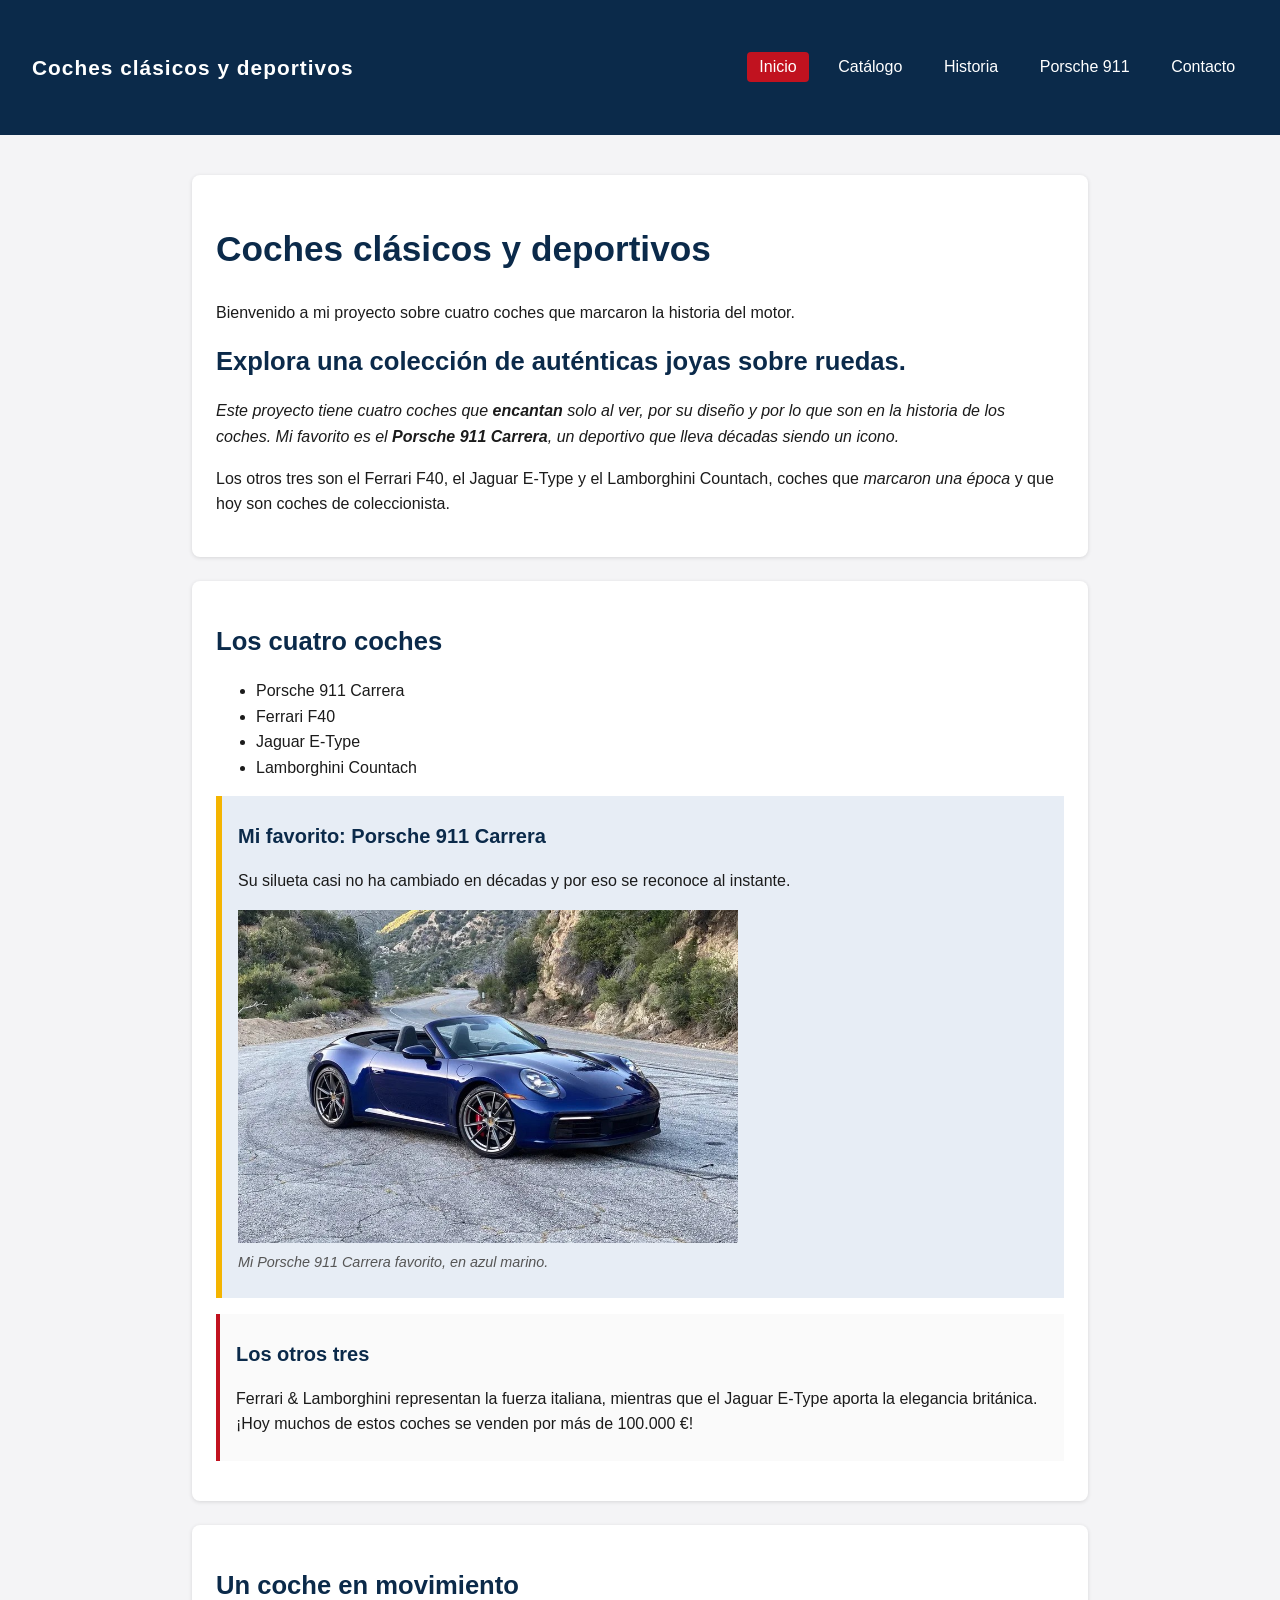
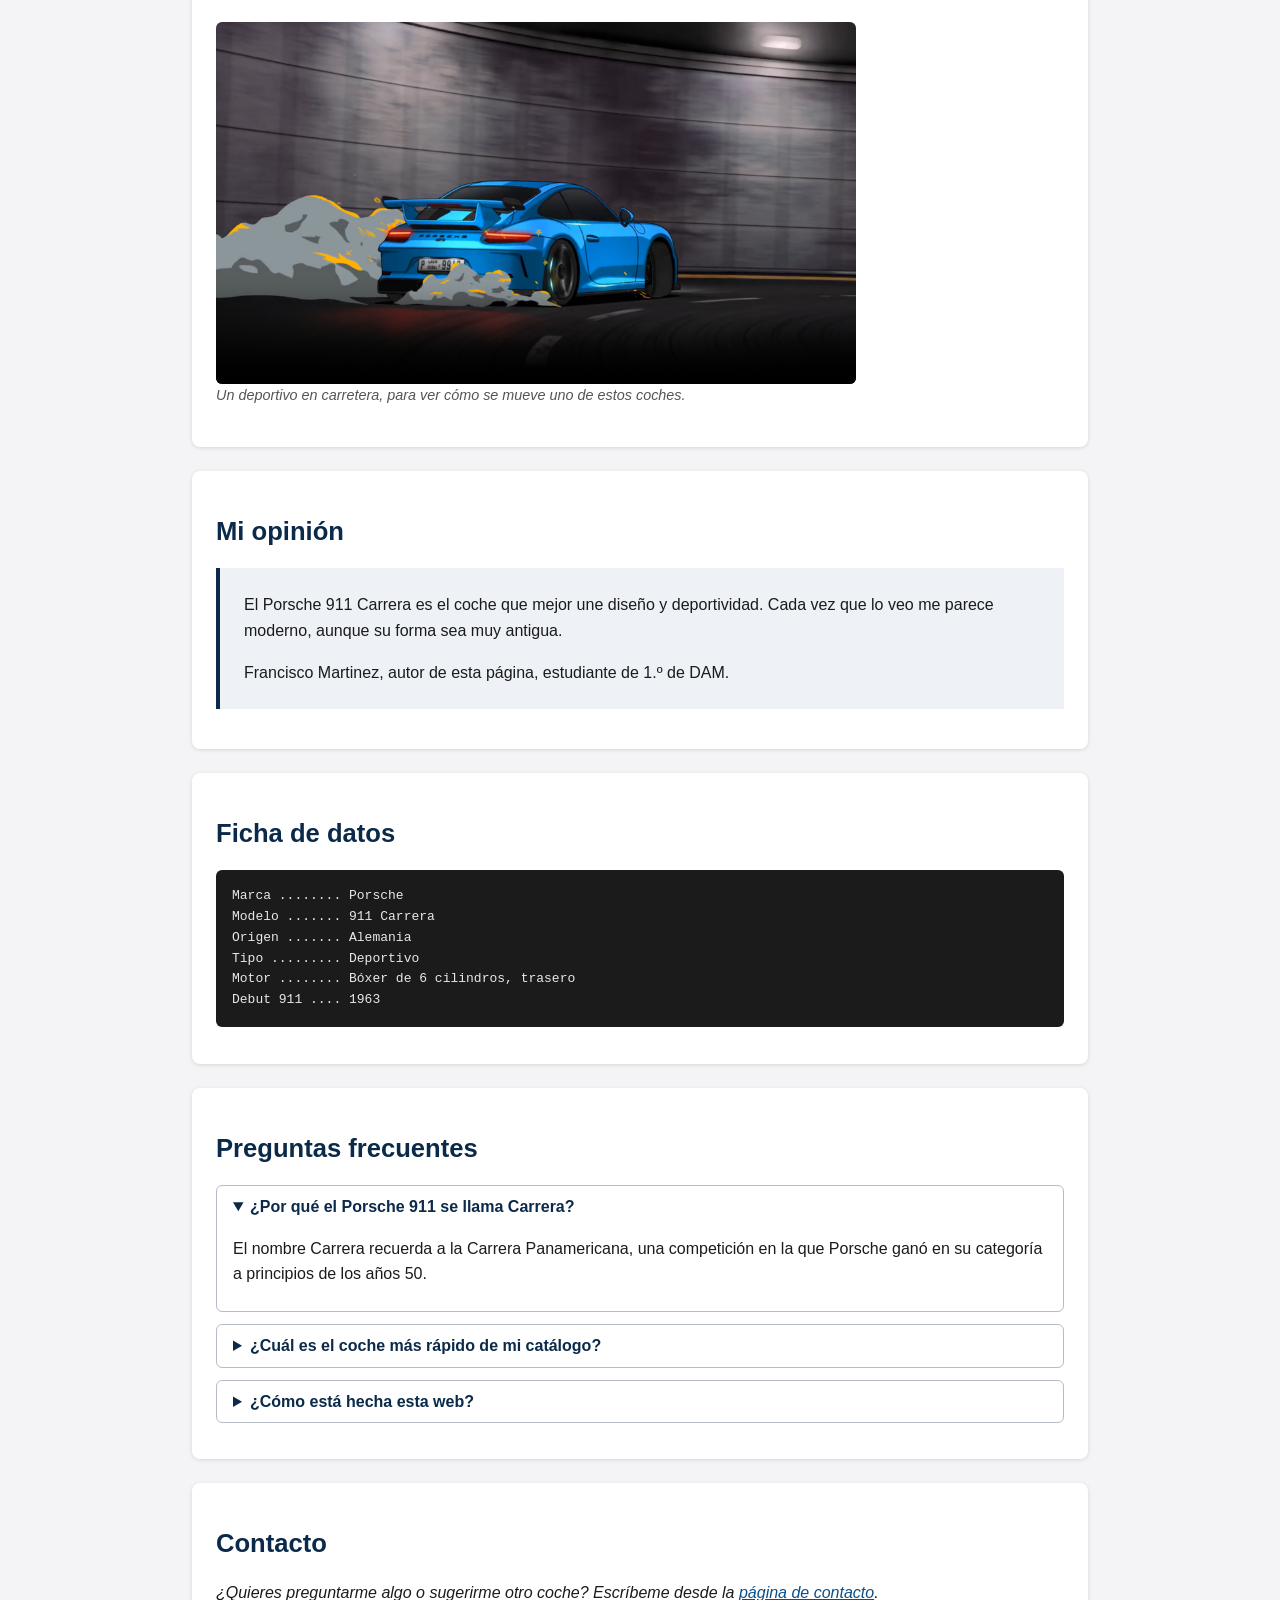
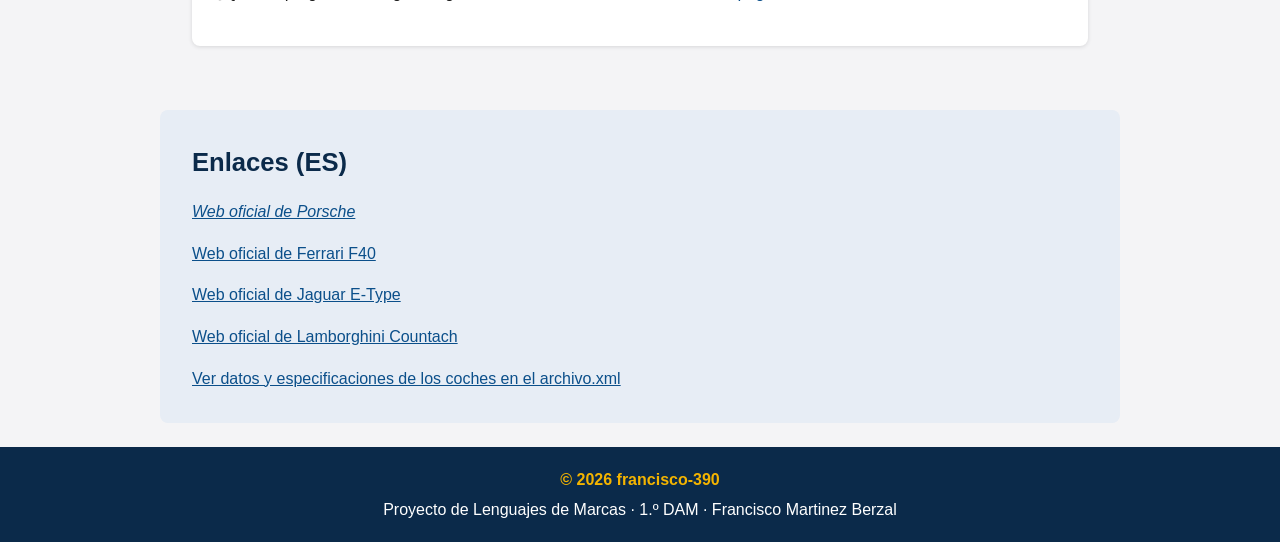
<file: proyecto/index.html>
<!DOCTYPE html>
<html lang="es">

<head>
  <meta charset="UTF-8">
  <meta name="viewport" content="width=device-width, initial-scale=1.0">
  <title>Inicio | Coches clásicos y deportivos</title>
  <meta name="description"
    content="Un recorrido por los coches clásicos y deportivos más icónicos de la historia. Descubre su diseño, especificaciones y las leyendas que marcaron una época.">
  <meta name="keywords" content="coches, clásicos, deportivos, Porsche, Ferrari, Jaguar, Lamborghini">
  <meta name="author" content="francisco-390">
  <link rel="stylesheet" href="css/estilos.css">
</head>
<!-- francisco-390 | 24/11/2026 -->

<body>
  <header>
    <p class="logo">Coches clásicos y deportivos</p>
    <nav>
      <ul>
        <li><a href="index.html" aria-current="page">Inicio</a></li>
        <li><a href="coches.html">Catálogo</a></li>
        <li><a href="historia.html">Historia</a></li>
        <li><a href="porsche-911.html">Porsche 911</a></li>
        <li><a href="contacto.html">Contacto</a></li>
      </ul>
    </nav>
  </header>

  <main>
    <!-- Presentación -->
    <section>
      <h1>Coches clásicos y deportivos</h1>
      <p>
        Bienvenido a mi proyecto sobre cuatro coches que marcaron la historia del motor.
      </p>
      <h2>Explora una colección de auténticas joyas sobre ruedas.</h2>
      <p>
        Este proyecto tiene cuatro coches que <strong>encantan</strong> solo al ver, por su diseño
        y por lo que son en la historia de los coches. Mi favorito es el
        <strong>Porsche 911 Carrera</strong>, un deportivo que lleva décadas siendo un icono.
      </p>
      <p>
        Los otros tres son el Ferrari F40, el Jaguar E-Type y el Lamborghini Countach,
        coches que <em>marcaron una época</em> y que hoy son coches de coleccionista.
      </p>
    </section>

    <!-- Los cuatro coches -->
    <section>
      <h2>Los cuatro coches</h2>
      <ul>
        <li>Porsche 911 Carrera</li>
        <li>Ferrari F40</li>
        <li>Jaguar E-Type</li>
        <li>Lamborghini Countach</li>
      </ul>

      <article class="destacado">
        <h3>Mi favorito: Porsche 911 Carrera</h3>
        <p>
          Su silueta casi no ha cambiado en décadas y por eso se reconoce al instante.
        </p>
        <figure>
          <img src="img/porsche-911.jpg" alt="Porsche 911 Carrera de color azul marino" width="500">
          <figcaption>Mi Porsche 911 Carrera favorito, en azul marino.</figcaption>
        </figure>
      </article>

      <article>
        <h3>Los otros tres</h3>
        <p>
          Ferrari &amp; Lamborghini representan la fuerza italiana, mientras que el Jaguar
          E-Type aporta la elegancia británica. &iexcl;Hoy muchos de estos coches se venden
          por más de 100.000 &euro;&#33;
        </p>
      </article>
    </section>

    <!-- Vídeo -->
    <section>
      <h2>Un coche en movimiento</h2>
      <figure>
        <video controls poster="img/poster-coches.jpg" width="640">
          <source src="media/coches-clasicos.mp4" type="video/mp4">
          <source src="media/coches-clasicos.webm" type="video/webm">
          <p>Tu navegador no puede reproducir este vídeo.</p>
        </video>
        <figcaption>Un deportivo en carretera, para ver cómo se mueve uno de estos coches.</figcaption>
      </figure>
    </section>

    <!-- Opinión -->
    <section>
      <h2>Mi opinión</h2>
      <blockquote>
        <p>
          El Porsche 911 Carrera es el coche que mejor une diseño y deportividad.
          Cada vez que lo veo me parece moderno, aunque su forma sea muy antigua.
        </p>
        <p>
          Francisco Martinez, autor de esta página, estudiante de 1.º de DAM.
        </p>
      </blockquote>
    </section>

    <!-- Ficha de datos -->
    <section>
      <h2>Ficha de datos</h2>
<pre>
Marca ........ Porsche
Modelo ....... 911 Carrera
Origen ....... Alemania
Tipo ......... Deportivo
Motor ........ Bóxer de 6 cilindros, trasero
Debut 911 .... 1963
</pre>
    </section>

    <!-- Preguntas frecuentes -->
    <section>
      <h2>Preguntas frecuentes</h2>
      <details open>
        <summary>¿Por qué el Porsche 911 se llama Carrera?</summary>
        <p>
          El nombre Carrera recuerda a la Carrera Panamericana, una competición en la que Porsche ganó
          en su categoría a principios de los años 50.
        </p>
      </details>
      <details>
        <summary>¿Cuál es el coche más rápido de mi catálogo?</summary>
        <p>
          El Ferrari F40, con 324 km/h y 478 CV según mi catálogo.
        </p>
      </details>
      <details>
        <summary>¿Cómo está hecha esta web?</summary>
        <p>
          Solo con HTML y CSS. Por ejemplo, la lista de coches usa las etiquetas &lt;ul&gt; y &lt;li&gt;,
          y cada coche del catálogo es un &lt;article&gt;.
        </p>
      </details>
    </section>

    <!-- Contacto -->
    <section>
      <h2>Contacto</h2>
      <p>
        ¿Quieres preguntarme algo o sugerirme otro coche? Escríbeme desde la
        <a href="contacto.html" title="Formulario de contacto">página de contacto</a>.
      </p>
    </section>

  </main>

  <!-- Contenido secundario: enlaces oficiales y datos -->
  <aside>
    <h2>Enlaces (ES)</h2>
    <p>
      <a href="https://www.porsche.com/spain/" title="Web oficial de Porsche en España">Web oficial de Porsche</a>
    </p>
    <p>
      <a href="https://www.ferrari.com/es-ES" title="Web oficial de Ferrari F40 en España">Web oficial de Ferrari
        F40</a>
    </p>
    <p>
      <a href="https://www.jaguar.com/es-es/index.html" title="Web oficial de Jaguar E-Type en España">Web oficial de
        Jaguar E-Type</a>
    </p>
    <p>
      <a href="https://www.lamborghini.com/es-en" title="Web oficial de Lamborghini Countach en España">Web oficial de
        Lamborghini Countach</a>
    </p>
    <p>
      <a href="datos.xml" title="Datos de los coches en XML">Ver datos y especificaciones de los coches en el
        archivo.xml</a>
    </p>
  </aside>

  <footer>
    <p id="firma-francisco-390">© 2026 francisco-390</p>
    <p>Proyecto de Lenguajes de Marcas · 1.º DAM · Francisco Martinez Berzal</p>
  </footer>
</body>

</html>
</file>
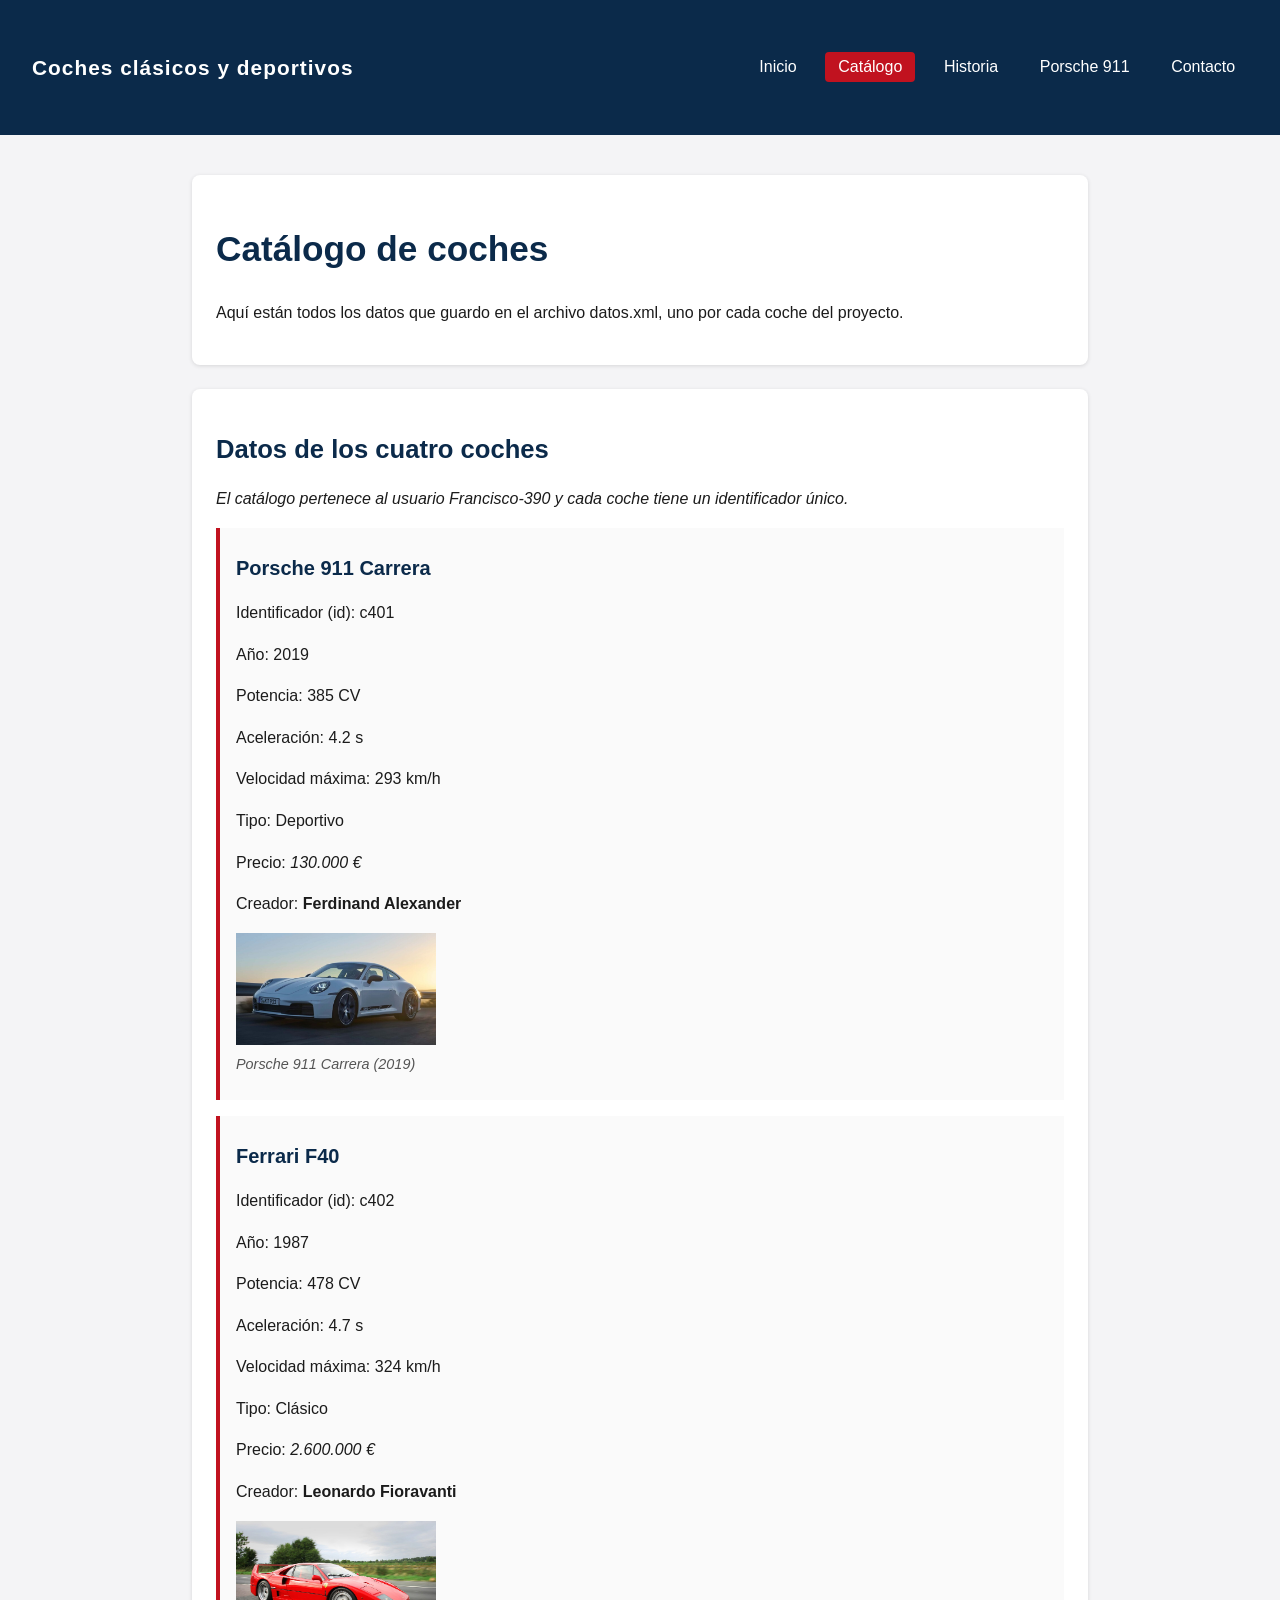
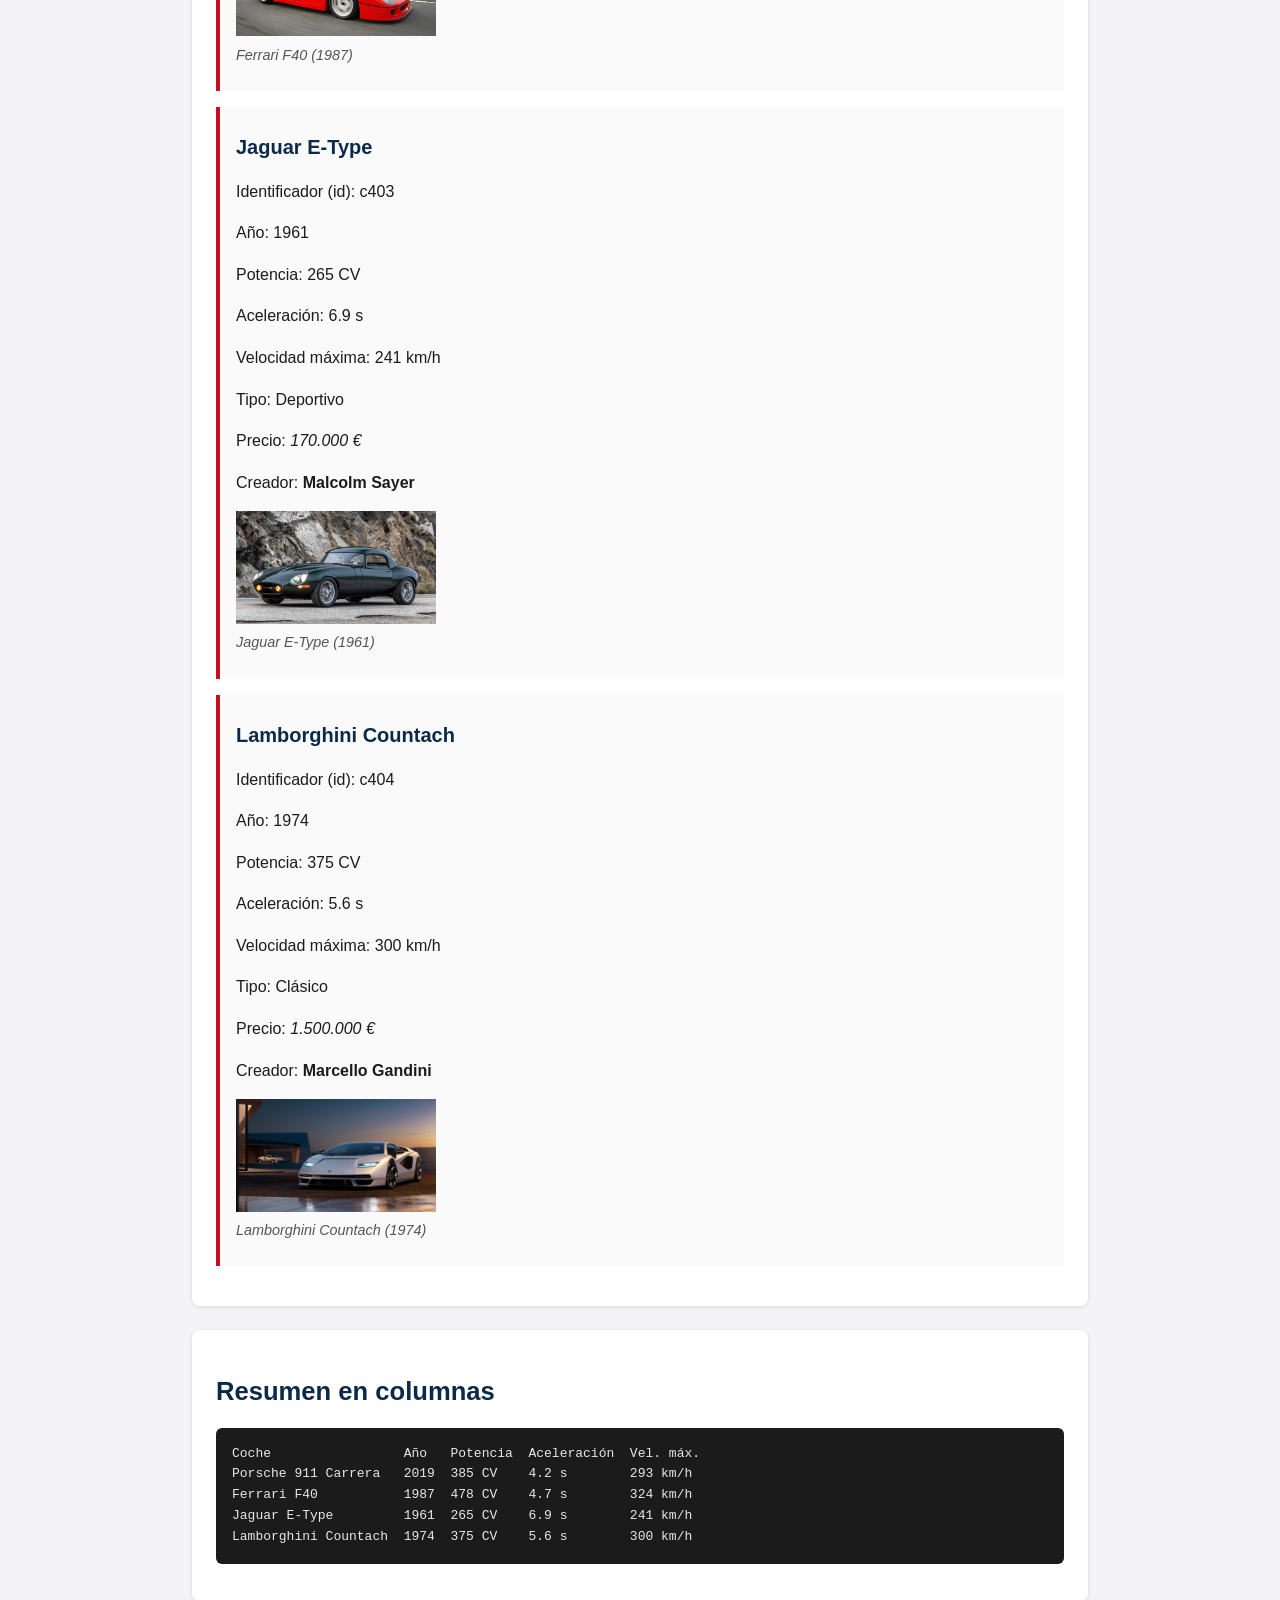
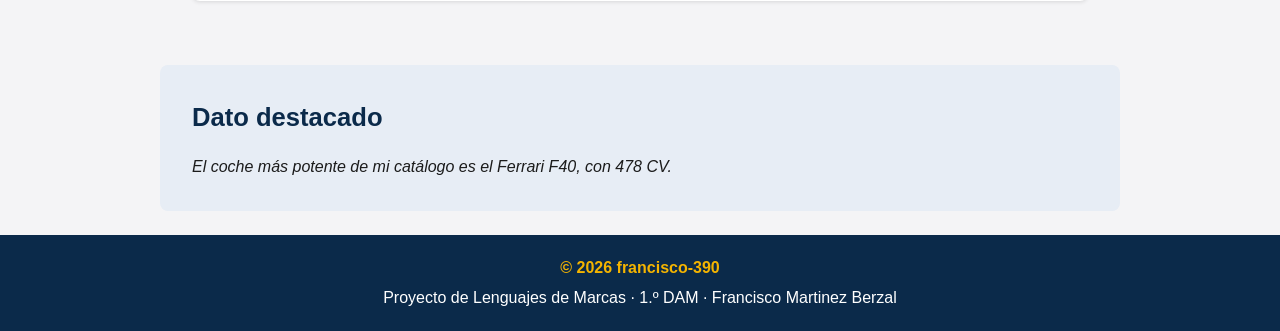
<file: proyecto/coches.html>
<!DOCTYPE html>
<html lang="es">

<head>
  <meta charset="UTF-8">
  <meta name="viewport" content="width=device-width, initial-scale=1.0">
  <title>Catálogo | Coches clásicos y deportivos</title>
  <meta name="description"
    content="Catálogo con todos los datos de los cuatro coches del proyecto: año, potencia, aceleración, velocidad máxima y tipo.">
  <meta name="keywords"
    content="catálogo, datos, potencia, aceleración, velocidad, Porsche, Ferrari, Jaguar, Lamborghini">
  <meta name="author" content="francisco-390">
  <link rel="stylesheet" href="css/estilos.css">
</head>
<!-- francisco-390 | 24/11/2026 -->

<body>
  <header>
    <p class="logo">Coches clásicos y deportivos</p>
    <nav>
      <ul>
        <li><a href="index.html">Inicio</a></li>
        <li><a href="coches.html" aria-current="page">Catálogo</a></li>
        <li><a href="historia.html">Historia</a></li>
        <li><a href="porsche-911.html">Porsche 911</a></li>
        <li><a href="contacto.html">Contacto</a></li>
      </ul>
    </nav>
  </header>

  <main>
    <!-- Presentación -->
    <section>
      <h1>Catálogo de coches</h1>
      <p>
        Aquí están todos los datos que guardo en el archivo datos.xml, uno por cada coche del proyecto.
      </p>
    </section>

    <!-- Un artículo por cada coche de datos.xml -->
    <section>
      <h2>Datos de los cuatro coches</h2>
      <p>
        El catálogo pertenece al usuario Francisco-390 y cada coche tiene un identificador único.
      </p>

      <!-- Porsche 911 Carrera -->
      <article>
        <h3>Porsche 911 Carrera</h3>
        <p>Identificador (id): c401</p>
        <p>Año: 2019</p>
        <p>Potencia: 385 CV</p>
        <p>Aceleración: 4.2 s</p>
        <p>Velocidad máxima: 293 km/h</p>
        <p>Tipo: Deportivo</p>
        <p>Precio: <em>130.000 €</em></p>
        <p>Creador: <strong>Ferdinand Alexander</strong></p>
        <figure>
          <img src="img/porsche.jpg" alt="Porsche 911 Carrera" width="200">
          <figcaption>Porsche 911 Carrera (2019)</figcaption>
        </figure>
      </article>

      <!-- Ferrari F40 -->
      <article>
        <h3>Ferrari F40</h3>
        <p>Identificador (id): c402</p>
        <p>Año: 1987</p>
        <p>Potencia: 478 CV</p>
        <p>Aceleración: 4.7 s</p>
        <p>Velocidad máxima: 324 km/h</p>
        <p>Tipo: Clásico</p>
        <p>Precio: <em>2.600.000 €</em></p>
        <p>Creador: <strong>Leonardo Fioravanti</strong></p>
        <figure>
          <img src="img/ferrari.jpg" alt="Ferrari F40" width="200">
          <figcaption>Ferrari F40 (1987)</figcaption>
        </figure>
      </article>

      <!-- Jaguar E-Type -->
      <article>
        <h3>Jaguar E-Type</h3>
        <p>Identificador (id): c403</p>
        <p>Año: 1961</p>
        <p>Potencia: 265 CV</p>
        <p>Aceleración: 6.9 s</p>
        <p>Velocidad máxima: 241 km/h</p>
        <p>Tipo: Deportivo</p>
        <p>Precio: <em>170.000 €</em></p>
        <p>Creador: <strong>Malcolm Sayer</strong></p>
        <figure>
          <img src="img/jaguar.jpg" alt="Jaguar E-Type" width="200">
          <figcaption>Jaguar E-Type (1961)</figcaption>
        </figure>
      </article>

      <!-- Lamborghini Countach -->
      <article>
        <h3>Lamborghini Countach</h3>
        <p>Identificador (id): c404</p>
        <p>Año: 1974</p>
        <p>Potencia: 375 CV</p>
        <p>Aceleración: 5.6 s</p>
        <p>Velocidad máxima: 300 km/h</p>
        <p>Tipo: Clásico</p>
        <p>Precio: <em>1.500.000 €</em></p>
        <p>Creador: <strong>Marcello Gandini</strong></p>
        <figure>
          <img src="img/lamborghini.jpg" alt="Lamborghini Countach" width="200">
          <figcaption>Lamborghini Countach (1974)</figcaption>
        </figure>
      </article>
    </section>

    <!-- Resumen en columnas -->
    <section>
      <h2>Resumen en columnas</h2>
<pre>
Coche                 Año   Potencia  Aceleración  Vel. máx.
Porsche 911 Carrera   2019  385 CV    4.2 s        293 km/h
Ferrari F40           1987  478 CV    4.7 s        324 km/h
Jaguar E-Type         1961  265 CV    6.9 s        241 km/h
Lamborghini Countach  1974  375 CV    5.6 s        300 km/h
</pre>
    </section>

  </main>

  <!-- Contenido secundario: dato destacado -->
  <aside>
    <h2>Dato destacado</h2>
    <p>
      El coche más potente de mi catálogo es el Ferrari F40, con 478 CV.
    </p>
  </aside>

  <footer>
    <p id="firma-francisco-390">© 2026 francisco-390</p>
    <p>Proyecto de Lenguajes de Marcas · 1.º DAM · Francisco Martinez Berzal</p>
  </footer>
</body>

</html>
</file>
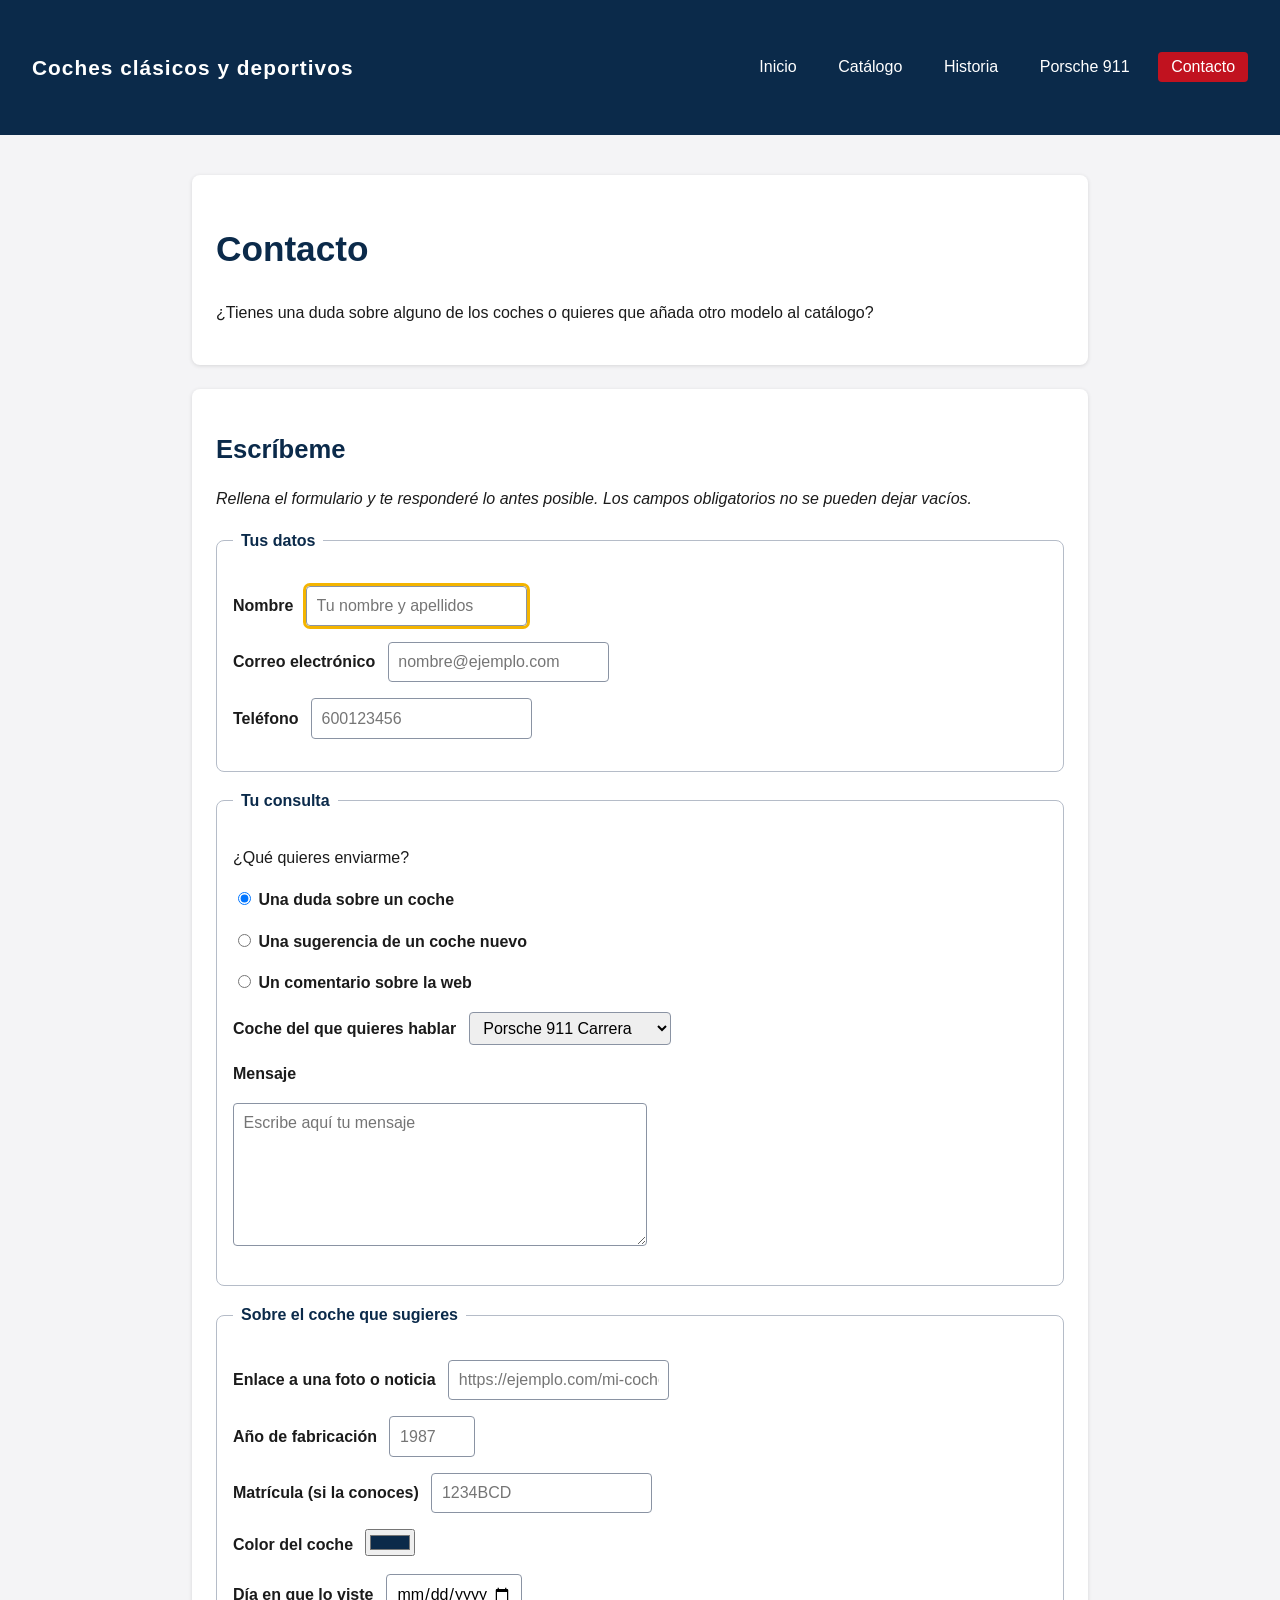
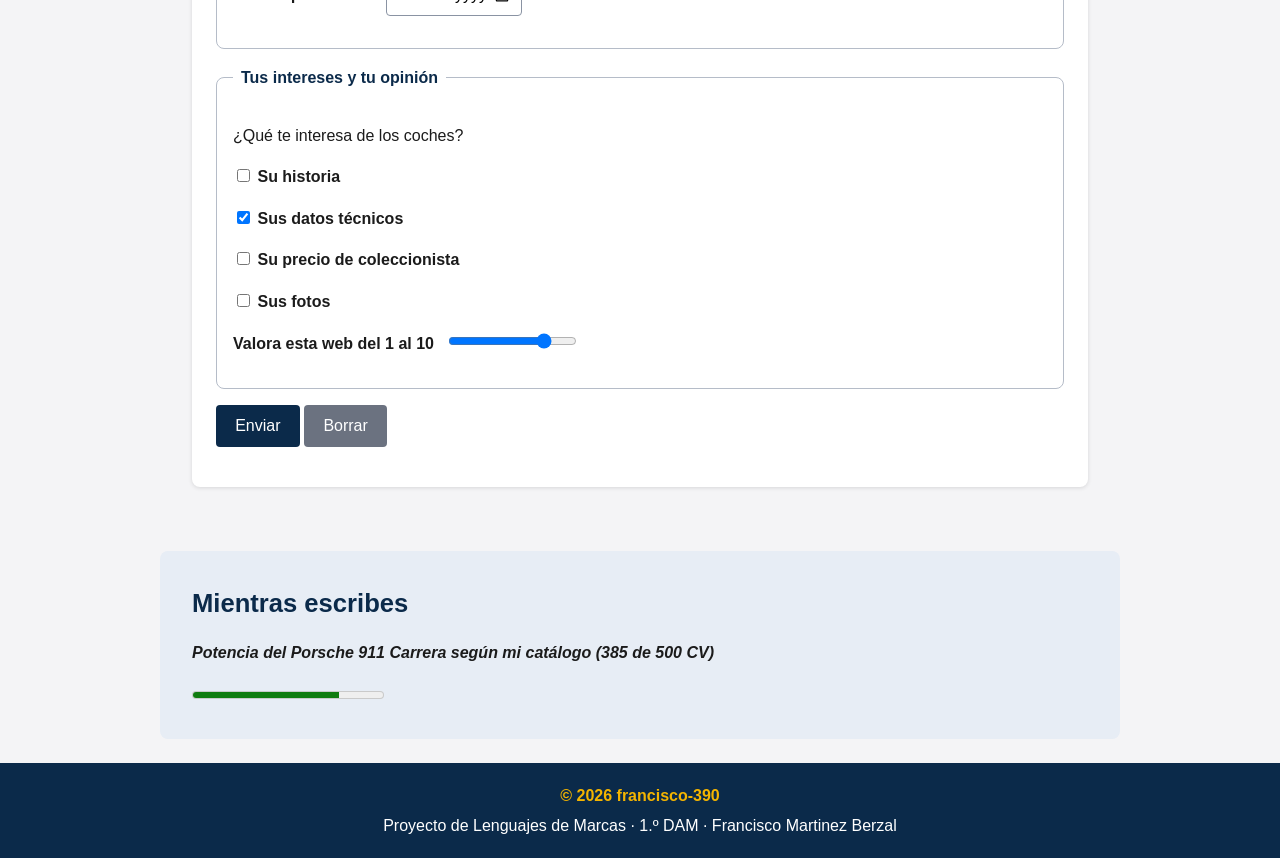
<file: proyecto/contacto.html>
<!DOCTYPE html>
<html lang="es">

<head>
    <meta charset="UTF-8">
    <meta name="viewport" content="width=device-width, initial-scale=1.0">
    <title>Contacto | Coches clásicos y deportivos</title>
    <meta name="description"
        content="Formulario de contacto para enviarme dudas sobre los coches clásicos y deportivos o sugerirme un modelo nuevo para el catálogo.">
    <meta name="keywords" content="contacto, formulario, dudas, sugerencias, Porsche, Ferrari, Jaguar, Lamborghini">
    <meta name="author" content="francisco-390">
    <link rel="stylesheet" href="css/estilos.css">
</head>
<!-- francisco-390 | 24/11/2026 -->

<body>
    <header>
        <p class="logo">Coches clásicos y deportivos</p>
        <nav>
            <ul>
                <li><a href="index.html">Inicio</a></li>
                <li><a href="coches.html">Catálogo</a></li>
                <li><a href="historia.html">Historia</a></li>
                <li><a href="porsche-911.html">Porsche 911</a></li>
                <li><a href="contacto.html" aria-current="page">Contacto</a></li>
            </ul>
        </nav>
    </header>

    <main>
        <!-- Presentación -->
        <section>
            <h1>Contacto</h1>
            <p>
                ¿Tienes una duda sobre alguno de los coches o quieres que añada otro modelo al catálogo?
            </p>
        </section>

        <!-- Formulario -->
        <section>
            <h2>Escríbeme</h2>
            <p>
                Rellena el formulario y te responderé lo antes posible. Los campos obligatorios no se pueden dejar
                vacíos.
            </p>
            <form action="#" method="post">
                <!-- Bloque 1: datos personales -->
                <fieldset>
                    <legend>Tus datos</legend>
                    <p>
                        <label for="nombre">Nombre</label>
                        <input type="text" id="nombre" name="nombre" placeholder="Tu nombre y apellidos" required
                            maxlength="40" autofocus>
                    </p>
                    <p>
                        <label for="correo">Correo electrónico</label>
                        <input type="email" id="correo" name="correo" placeholder="nombre@ejemplo.com" required>
                    </p>
                    <p>
                        <label for="tel">Teléfono</label>
                        <input type="tel" id="tel" name="tel" placeholder="600123456" pattern="[6-9][0-9]{8}"
                            title="9 dígitos que empiecen por 6, 7, 8 o 9, sin espacios" maxlength="9">
                    </p>
                </fieldset>

                <!-- Bloque 2: la consulta -->
                <fieldset>
                    <legend>Tu consulta</legend>
                    <p>¿Qué quieres enviarme?</p>
                    <p>
                        <input type="radio" id="tipo-duda" name="tipo" value="duda" checked>
                        <label for="tipo-duda">Una duda sobre un coche</label>
                    </p>
                    <p>
                        <input type="radio" id="tipo-sugerencia" name="tipo" value="sugerencia">
                        <label for="tipo-sugerencia">Una sugerencia de un coche nuevo</label>
                    </p>
                    <p>
                        <input type="radio" id="tipo-comentario" name="tipo" value="comentario">
                        <label for="tipo-comentario">Un comentario sobre la web</label>
                    </p>
                    <p>
                        <label for="coche">Coche del que quieres hablar</label>
                        <select id="coche" name="coche">
                            <option value="porsche-911" selected>Porsche 911 Carrera</option>
                            <option value="ferrari-f40">Ferrari F40</option>
                            <option value="jaguar-e-type">Jaguar E-Type</option>
                            <option value="lamborghini-countach">Lamborghini Countach</option>
                            <option value="otro">Otro coche</option>
                        </select>
                    </p>
                    <p>
                        <label for="mensaje">Mensaje</label>
                    </p>
                    <p>
                        <textarea id="mensaje" name="mensaje" rows="5" cols="40" minlength="10" required
                            placeholder="Escribe aquí tu mensaje"></textarea>
                    </p>
                </fieldset>

                <!-- Bloque 3: el coche que sugieres -->
                <fieldset>
                    <legend>Sobre el coche que sugieres</legend>
                    <p>
                        <label for="enlace">Enlace a una foto o noticia</label>
                        <input type="url" id="enlace" name="enlace" placeholder="https://ejemplo.com/mi-coche">
                    </p>
                    <p>
                        <label for="anio">Año de fabricación</label>
                        <input type="number" id="anio" name="anio" placeholder="1987" min="1900" max="2026" step="1">
                    </p>
                    <p>
                        <label for="matricula">Matrícula (si la conoces)</label>
                        <input type="text" id="matricula" name="matricula" placeholder="1234BCD" maxlength="7"
                            pattern="[0-9]{4}[BCDFGHJKLMNPRSTVWXYZ]{3}"
                            title="4 números y 3 consonantes en mayúsculas, por ejemplo 1234BCD">
                    </p>
                    <p>
                        <label for="color">Color del coche</label>
                        <input type="color" id="color" name="color" value="#0b2a4a">
                    </p>
                    <p>
                        <label for="fecha">Día en que lo viste</label>
                        <input type="date" id="fecha" name="fecha" min="1980-01-01" max="2026-12-31">
                    </p>
                </fieldset>

                <!-- Bloque 4: intereses y opinión -->
                <fieldset>
                    <legend>Tus intereses y tu opinión</legend>
                    <p>¿Qué te interesa de los coches?</p>
                    <p>
                        <input type="checkbox" id="int-historia" name="interes" value="historia">
                        <label for="int-historia">Su historia</label>
                    </p>
                    <p>
                        <input type="checkbox" id="int-datos" name="interes" value="datos-tecnicos" checked>
                        <label for="int-datos">Sus datos técnicos</label>
                    </p>
                    <p>
                        <input type="checkbox" id="int-precio" name="interes" value="precio">
                        <label for="int-precio">Su precio de coleccionista</label>
                    </p>
                    <p>
                        <input type="checkbox" id="int-fotos" name="interes" value="fotos">
                        <label for="int-fotos">Sus fotos</label>
                    </p>
                    <p>
                        <label for="valoracion">Valora esta web del 1 al 10</label>
                        <input type="range" id="valoracion" name="valoracion" min="1" max="10" step="1" value="8">
                    </p>
                </fieldset>

                <!-- Botones -->
                <p>
                    <input type="submit" value="Enviar">
                    <input type="reset" value="Borrar">
                </p>
            </form>
        </section>

    </main>

    <!-- Contenido secundario: medidor de potencia -->
    <aside>
        <h2>Mientras escribes</h2>
        <p>
            <label for="potencia-porsche">Potencia del Porsche 911 Carrera según mi catálogo (385 de 500 CV)</label>
        </p>
        <p>
            <meter id="potencia-porsche" min="0" max="500" value="385">385 CV</meter>
        </p>
    </aside>

    <footer>
        <p id="firma-francisco-390">© 2026 francisco-390</p>
        <p>Proyecto de Lenguajes de Marcas · 1.º DAM · Francisco Martinez Berzal</p>
    </footer>
</body>

</html>
</file>
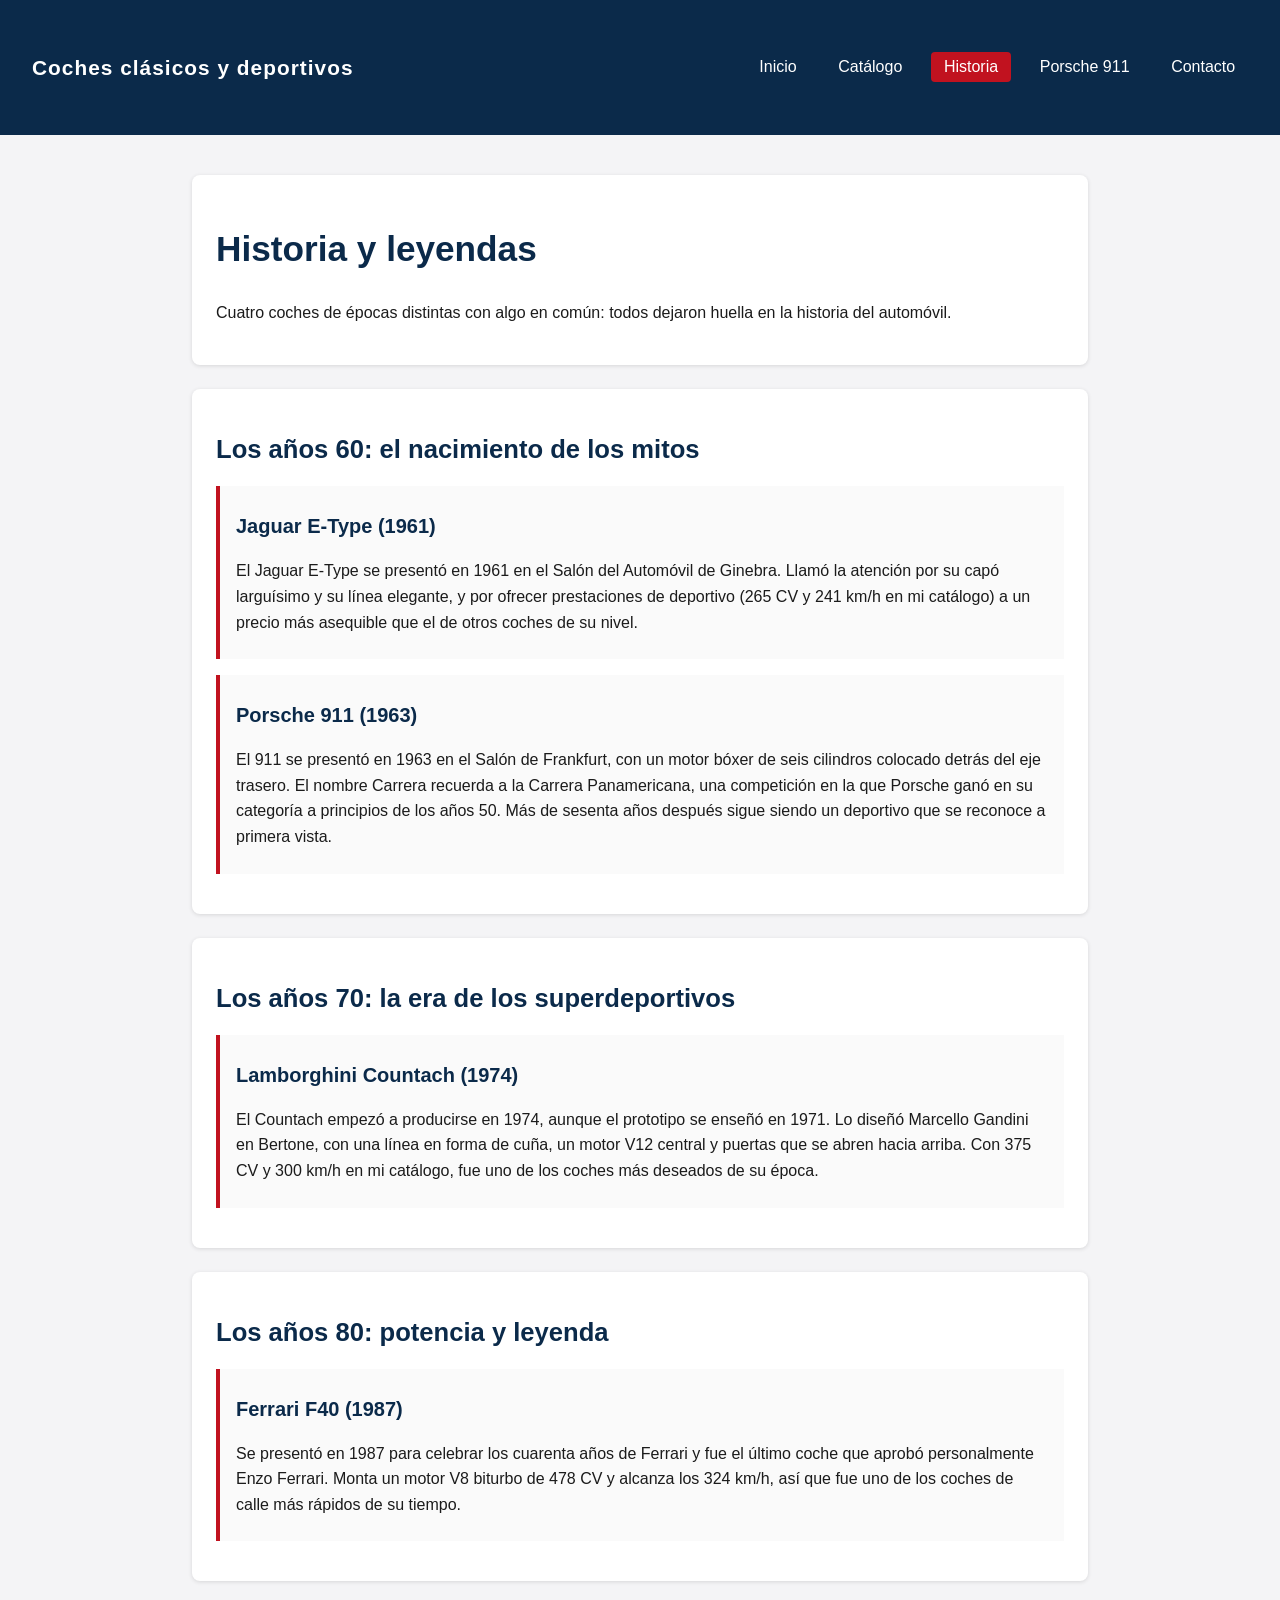
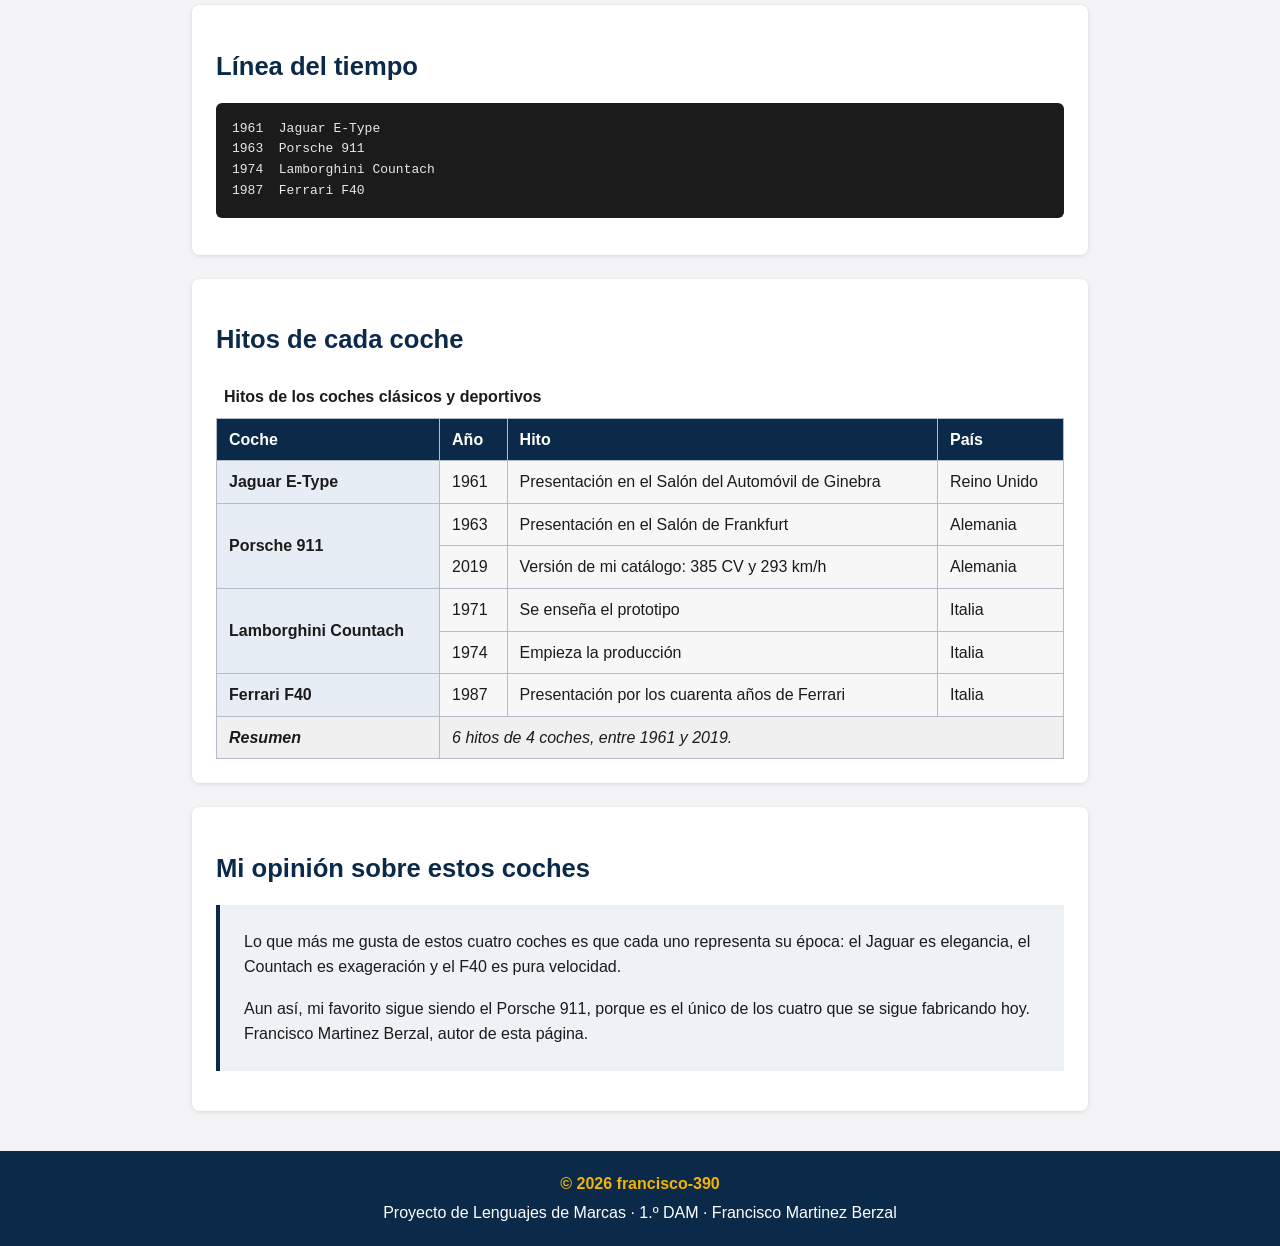
<file: proyecto/historia.html>
<!DOCTYPE html>
<html lang="es">

<head>
    <meta charset="UTF-8">
    <meta name="viewport" content="width=device-width, initial-scale=1.0">
    <title>Historia | Coches clásicos y deportivos</title>
    <meta name="description"
        content="Historia y leyendas de cuatro coches icónicos: Jaguar E-Type, Porsche 911, Lamborghini Countach y Ferrari F40.">
    <meta name="keywords" content="historia, leyendas, Jaguar E-Type, Porsche 911, Lamborghini Countach, Ferrari F40">
    <meta name="author" content="francisco-390">
    <link rel="stylesheet" href="css/estilos.css">
</head>
<!-- francisco-390 | 24/11/2026 -->

<body>
    <header>
        <p class="logo">Coches clásicos y deportivos</p>
        <nav>
            <ul>
                <li><a href="index.html">Inicio</a></li>
                <li><a href="coches.html">Catálogo</a></li>
                <li><a href="historia.html" aria-current="page">Historia</a></li>
                <li><a href="porsche-911.html">Porsche 911</a></li>
                <li><a href="contacto.html">Contacto</a></li>
            </ul>
        </nav>
    </header>

    <main>
        <!-- Presentación -->
        <section>
            <h1>Historia y leyendas</h1>
            <p>
                Cuatro coches de épocas distintas con algo en común: todos dejaron huella en la historia del automóvil.
            </p>
        </section>

        <!-- Años 60 -->
        <section>
            <h2>Los años 60: el nacimiento de los mitos</h2>
            <article>
                <h3>Jaguar E-Type (1961)</h3>
                <p>
                    El Jaguar E-Type se presentó en 1961 en el Salón del Automóvil de Ginebra. Llamó la atención por su
                    capó larguísimo y su línea elegante, y por ofrecer prestaciones de deportivo (265 CV y 241 km/h en
                    mi
                    catálogo) a un precio más asequible que el de otros coches de su nivel.
                </p>
            </article>
            <article>
                <h3>Porsche 911 (1963)</h3>
                <p>
                    El 911 se presentó en 1963 en el Salón de Frankfurt, con un motor bóxer de seis cilindros colocado
                    detrás
                    del eje trasero. El nombre Carrera recuerda a la Carrera Panamericana, una competición en la que
                    Porsche
                    ganó en su categoría a principios de los años 50. Más de sesenta años después sigue siendo un
                    deportivo
                    que se reconoce a primera vista.
                </p>
            </article>
        </section>

        <!-- Años 70 -->
        <section>
            <h2>Los años 70: la era de los superdeportivos</h2>
            <article>
                <h3>Lamborghini Countach (1974)</h3>
                <p>
                    El Countach empezó a producirse en 1974, aunque el prototipo se enseñó en 1971. Lo diseñó Marcello
                    Gandini en Bertone, con una línea en forma de cuña, un motor V12 central y puertas que se abren
                    hacia
                    arriba. Con 375 CV y 300 km/h en mi catálogo, fue uno de los coches más deseados de su época.
                </p>
            </article>
        </section>

        <!-- Años 80 -->
        <section>
            <h2>Los años 80: potencia y leyenda</h2>
            <article>
                <h3>Ferrari F40 (1987)</h3>
                <p>
                    Se presentó en 1987 para celebrar los cuarenta años de Ferrari y fue el último coche que aprobó
                    personalmente Enzo Ferrari. Monta un motor V8 biturbo de 478 CV y alcanza los 324 km/h, así que fue
                    uno de los coches de calle más rápidos de su tiempo.
                </p>
            </article>
        </section>

        <!-- Línea del tiempo -->
        <section>
            <h2>Línea del tiempo</h2>
<pre>
1961  Jaguar E-Type
1963  Porsche 911
1974  Lamborghini Countach
1987  Ferrari F40
</pre>
        </section>

        <!-- Tabla de hitos -->
        <section>
            <h2>Hitos de cada coche</h2>
            <table>
                <caption>Hitos de los coches clásicos y deportivos</caption>
                <colgroup>
                    <col>
                    <col span="3" class="columnas-datos">
                </colgroup>
                <thead>
                    <tr>
                        <th scope="col">Coche</th>
                        <th scope="col">Año</th>
                        <th scope="col">Hito</th>
                        <th scope="col">País</th>
                    </tr>
                </thead>
                <tbody>
                    <tr>
                        <th scope="row">Jaguar E-Type</th>
                        <td>1961</td>
                        <td>Presentación en el Salón del Automóvil de Ginebra</td>
                        <td>Reino Unido</td>
                    </tr>
                    <tr>
                        <th scope="row" rowspan="2">Porsche 911</th>
                        <td>1963</td>
                        <td>Presentación en el Salón de Frankfurt</td>
                        <td>Alemania</td>
                    </tr>
                    <tr>
                        <td>2019</td>
                        <td>Versión de mi catálogo: 385 CV y 293 km/h</td>
                        <td>Alemania</td>
                    </tr>
                    <tr>
                        <th scope="row" rowspan="2">Lamborghini Countach</th>
                        <td>1971</td>
                        <td>Se enseña el prototipo</td>
                        <td>Italia</td>
                    </tr>
                    <tr>
                        <td>1974</td>
                        <td>Empieza la producción</td>
                        <td>Italia</td>
                    </tr>
                    <tr>
                        <th scope="row">Ferrari F40</th>
                        <td>1987</td>
                        <td>Presentación por los cuarenta años de Ferrari</td>
                        <td>Italia</td>
                    </tr>
                </tbody>
                <tfoot>
                    <tr>
                        <th scope="row">Resumen</th>
                        <td colspan="3">6 hitos de 4 coches, entre 1961 y 2019.</td>
                    </tr>
                </tfoot>
            </table>
        </section>

        <!-- Opinión -->
        <section>
            <h2>Mi opinión sobre estos coches</h2>
            <blockquote>
                <p>
                    Lo que más me gusta de estos cuatro coches es que cada uno representa su época: el Jaguar es
                    elegancia,
                    el Countach es exageración y el F40 es pura velocidad.
                </p>
                <p>
                    Aun así, mi favorito sigue siendo el Porsche 911, porque es el único de los cuatro que se sigue
                    fabricando hoy. Francisco Martinez Berzal, autor de esta página.
                </p>
            </blockquote>
        </section>

    </main>

    <footer>
        <p id="firma-francisco-390">© 2026 francisco-390</p>
        <p>Proyecto de Lenguajes de Marcas · 1.º DAM · Francisco Martinez Berzal</p>
    </footer>
</body>

</html>
</file>
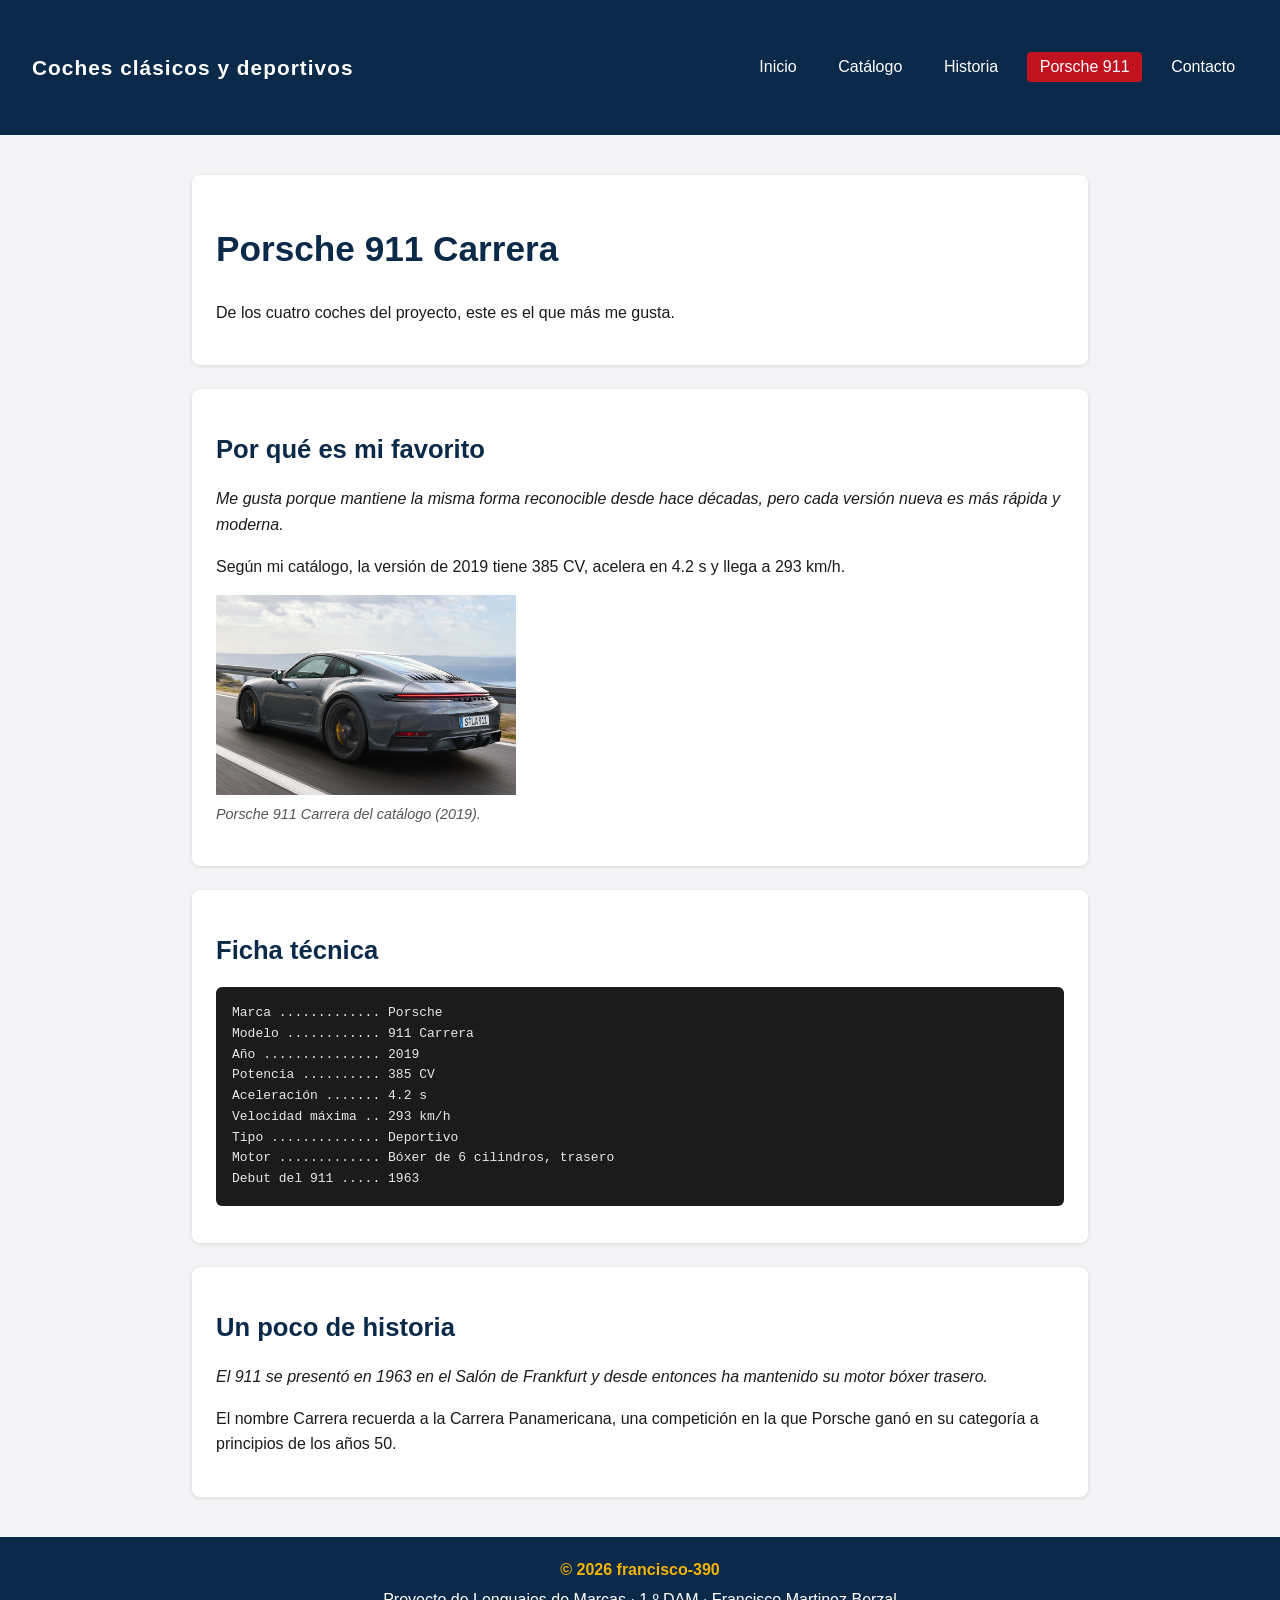
<file: proyecto/porsche-911.html>
<!DOCTYPE html>
<html lang="es">

<head>
  <meta charset="UTF-8">
  <meta name="viewport" content="width=device-width, initial-scale=1.0">
  <title>Porsche 911 Carrera | Coches clásicos y deportivos</title>
  <meta name="description"
    content="Mi coche favorito: el Porsche 911 Carrera. Ficha técnica, datos del catálogo y por qué es un icono.">
  <meta name="keywords" content="Porsche, 911, Carrera, deportivo, ficha técnica, favorito">
  <meta name="author" content="francisco-390">
  <link rel="stylesheet" href="css/estilos.css">
</head>
<!-- francisco-390 | 24/11/2026 -->

<body>
  <header>
    <p class="logo">Coches clásicos y deportivos</p>
    <nav>
      <ul>
        <li><a href="index.html">Inicio</a></li>
        <li><a href="coches.html">Catálogo</a></li>
        <li><a href="historia.html">Historia</a></li>
        <li><a href="porsche-911.html" aria-current="page">Porsche 911</a></li>
        <li><a href="contacto.html">Contacto</a></li>
      </ul>
    </nav>
  </header>

  <main>
    <!-- Presentación -->
    <section>
      <h1>Porsche 911 Carrera</h1>
      <p>
        De los cuatro coches del proyecto, este es el que más me gusta.
      </p>
    </section>

    <!-- Motivos de mi elección -->
    <section>
      <h2>Por qué es mi favorito</h2>
      <p>
        Me gusta porque mantiene la misma forma reconocible desde hace décadas, pero cada versión nueva es más
        rápida y moderna.
      </p>
      <p>
        Según mi catálogo, la versión de 2019 tiene 385 CV, acelera en 4.2 s y llega a 293 km/h.
      </p>
      <figure>
        <img src="img/porsche-catalogo.jpg" alt="Porsche 911 Carrera de color azul marino" width="300">
        <figcaption>Porsche 911 Carrera del catálogo (2019).</figcaption>
      </figure>
    </section>

    <!-- Ficha técnica -->
    <section>
      <h2>Ficha técnica</h2>
<pre>
Marca ............. Porsche
Modelo ............ 911 Carrera
Año ............... 2019
Potencia .......... 385 CV
Aceleración ....... 4.2 s
Velocidad máxima .. 293 km/h
Tipo .............. Deportivo
Motor ............. Bóxer de 6 cilindros, trasero
Debut del 911 ..... 1963
</pre>
    </section>

    <!-- Historia -->
    <section>
      <h2>Un poco de historia</h2>
      <p>
        El 911 se presentó en 1963 en el Salón de Frankfurt y desde entonces ha mantenido su motor bóxer trasero.
      </p>
      <p>
        El nombre Carrera recuerda a la Carrera Panamericana, una competición en la que Porsche ganó en su
        categoría a principios de los años 50.
      </p>
    </section>

  </main>

  <footer>
    <p id="firma-francisco-390">© 2026 francisco-390</p>
    <p>Proyecto de Lenguajes de Marcas · 1.º DAM · Francisco Martinez Berzal</p>
  </footer>
</body>

</html>
</file>
<file: proyecto/css/estilos.css>
/* estilos.css · Coches clásicos y deportivos
   Autor: francisco-390
   Paleta: principal #0b2a4a, acento #c1121f, secundario #e7edf5,
           texto #1b1b1b, fondo #f4f4f6 */

/* === General: caja, tipografía y colores === */

* {
    box-sizing: border-box;
}

/* Herencia: body fija fuente y color; los hijos los heredan
   y h1, h2, h3 solo sobrescriben el color (siguen con la misma fuente) */
body {
    margin: 0;
    font-family: "Segoe UI", Arial, sans-serif;
    line-height: 1.6;
    color: #1b1b1b;
    background-color: #f4f4f6;
}

/* Herencia */
h1,
h2,
h3 {
    color: #0b2a4a;
    line-height: 1.2;
}

h1 {
    font-size: 2.2rem;
}

h2 {
    font-size: 1.6rem;
}

h3 {
    font-size: 1.25rem;
}

/* Adyacente: el párrafo justo después de un h2 (entradilla) */
h2+p {
    font-style: italic;
}

a {
    color: #0b4f8a;
}

a:hover {
    color: #c1121f;
}

img,
video {
    max-width: 100%;
    height: auto;
}

header,
footer {
    background-color: #0b2a4a;
    color: white;
}

/* === Pie === */
footer {
    padding: 1rem 2rem;
    text-align: center;
}

/* Hijo directo: solo los p que cuelgan justo del footer */
footer>p {
    margin: 0.25rem 0;
}

/* Identificador: la firma única del pie */
#firma-francisco-390 {
    color: #f4b400;
    font-weight: bold;
}

/* === Cabecera y navegación === */
header {
    padding: 1rem 2rem;
    min-height: 15vh;
    display: flex;
    flex-wrap: wrap;
    align-items: center;
    justify-content: space-between;
    gap: 1rem;
}

.logo {
    margin: 0;
    font-size: 1.3rem;
    font-weight: bold;
    letter-spacing: 0.05em;
}

nav ul {
    list-style: none;
    margin: 0;
    padding: 0;
    display: flex;
    flex-wrap: wrap;
    gap: 1rem;
}

nav a {
    color: #ffffff;
    text-decoration: none;
    padding: 0.4rem 0.8rem;
    border-radius: 4px;
}

nav a:hover,
nav a[aria-current="page"] {
    background-color: #c1121f;
    color: #ffffff;
}

/* === Contenido: secciones, artículos y bloques === */
main {
    max-width: 60rem;
    margin: 0 auto;
    padding: 1rem 2rem;
}

section {
    background-color: #ffffff;
    border-radius: 8px;
    padding: 1.5rem;
    margin: 1.5rem 0;
    box-shadow: 0 1px 4px rgba(0, 0, 0, 0.12);
}

article {
    border-left: 4px solid #c1121f;
    background-color: #fafafa;
    padding: 0.5rem 1rem;
    margin: 1rem 0;
}

/* Clase propia: para resaltar un artículo (class="destacado" en el HTML) */
.destacado {
    border-left: 6px solid #f4b400;
    background-color: #e7edf5;
}

aside {
    width: 92%;
    max-width: 60rem;
    margin: 1.5rem auto;
    padding: 1rem 2rem;
    background-color: rgb(231, 237, 245);
    border-radius: 8px;
}

figure {
    margin: 1rem 0;
}

figcaption {
    font-size: 0.9rem;
    font-style: italic;
    color: #555555;
}

blockquote {
    margin: 1rem 0;
    padding: 0.5rem 1.5rem;
    border-left: 4px solid #0b2a4a;
    background-color: #eef1f6;
}

pre {
    background-color: #1b1b1b;
    color: #e8e8e8;
    padding: 1rem;
    border-radius: 6px;
    overflow-x: auto;
}

@media (max-width: 40rem) {
    header {
        flex-direction: column;
        align-items: flex-start;
    }

    main {
        padding: 1rem;
    }
}

/* === Tablas, formulario y elementos interactivos === */
table {
    width: 100%;
    border-collapse: collapse;
    background-color: #ffffff;
}

caption {
    padding: 0.5rem;
    font-weight: bold;
    text-align: left;
}

th,
td {
    border: 1px solid #b5bcc8;
    padding: 0.5rem 0.75rem;
    text-align: left;
}

thead th {
    background-color: #0b2a4a;
    color: #ffffff;
}

tbody th {
    background-color: #e7edf5;
}

tfoot th,
tfoot td {
    background-color: #f0f0f0;
    font-style: italic;
}

.columnas-datos {
    background-color: #f7f7f7;
}

fieldset {
    margin: 1rem 0;
    padding: 1rem;
    border: 1px solid #b5bcc8;
    border-radius: 8px;
}

legend {
    padding: 0 0.5rem;
    font-weight: bold;
    color: #0b2a4a;
}

label {
    margin-right: 0.5rem;
    font-weight: 600;
}

input[type="text"],
input[type="email"],
input[type="tel"],
input[type="url"],
input[type="number"],
input[type="date"],
select,
textarea {
    max-width: 100%;
    padding: 0.4rem 0.6rem;
    border: 1px solid #8a93a3;
    border-radius: 4px;
    font: inherit;
}

input:focus,
select:focus,
textarea:focus {
    outline: 3px solid #f4b400;
}

input:required:invalid:not(:placeholder-shown) {
    border-color: #c1121f;
}

input[type="submit"],
input[type="reset"] {
    padding: 0.5rem 1.2rem;
    border: none;
    border-radius: 4px;
    font: inherit;
    color: #ffffff;
    background-color: #0b2a4a;
    cursor: pointer;
}

input[type="reset"] {
    background-color: #6b7280;
}

input[type="submit"]:hover,
input[type="reset"]:hover {
    background-color: #c1121f;
}

details {
    margin: 0.75rem 0;
    padding: 0.5rem 1rem;
    border: 1px solid #b5bcc8;
    border-radius: 6px;
    background-color: #ffffff;
}

summary {
    font-weight: 600;
    color: #0b2a4a;
    cursor: pointer;
}

meter {
    width: 12rem;
    vertical-align: middle;
}

video {
    display: block;
    border-radius: 6px;
}
</file>
